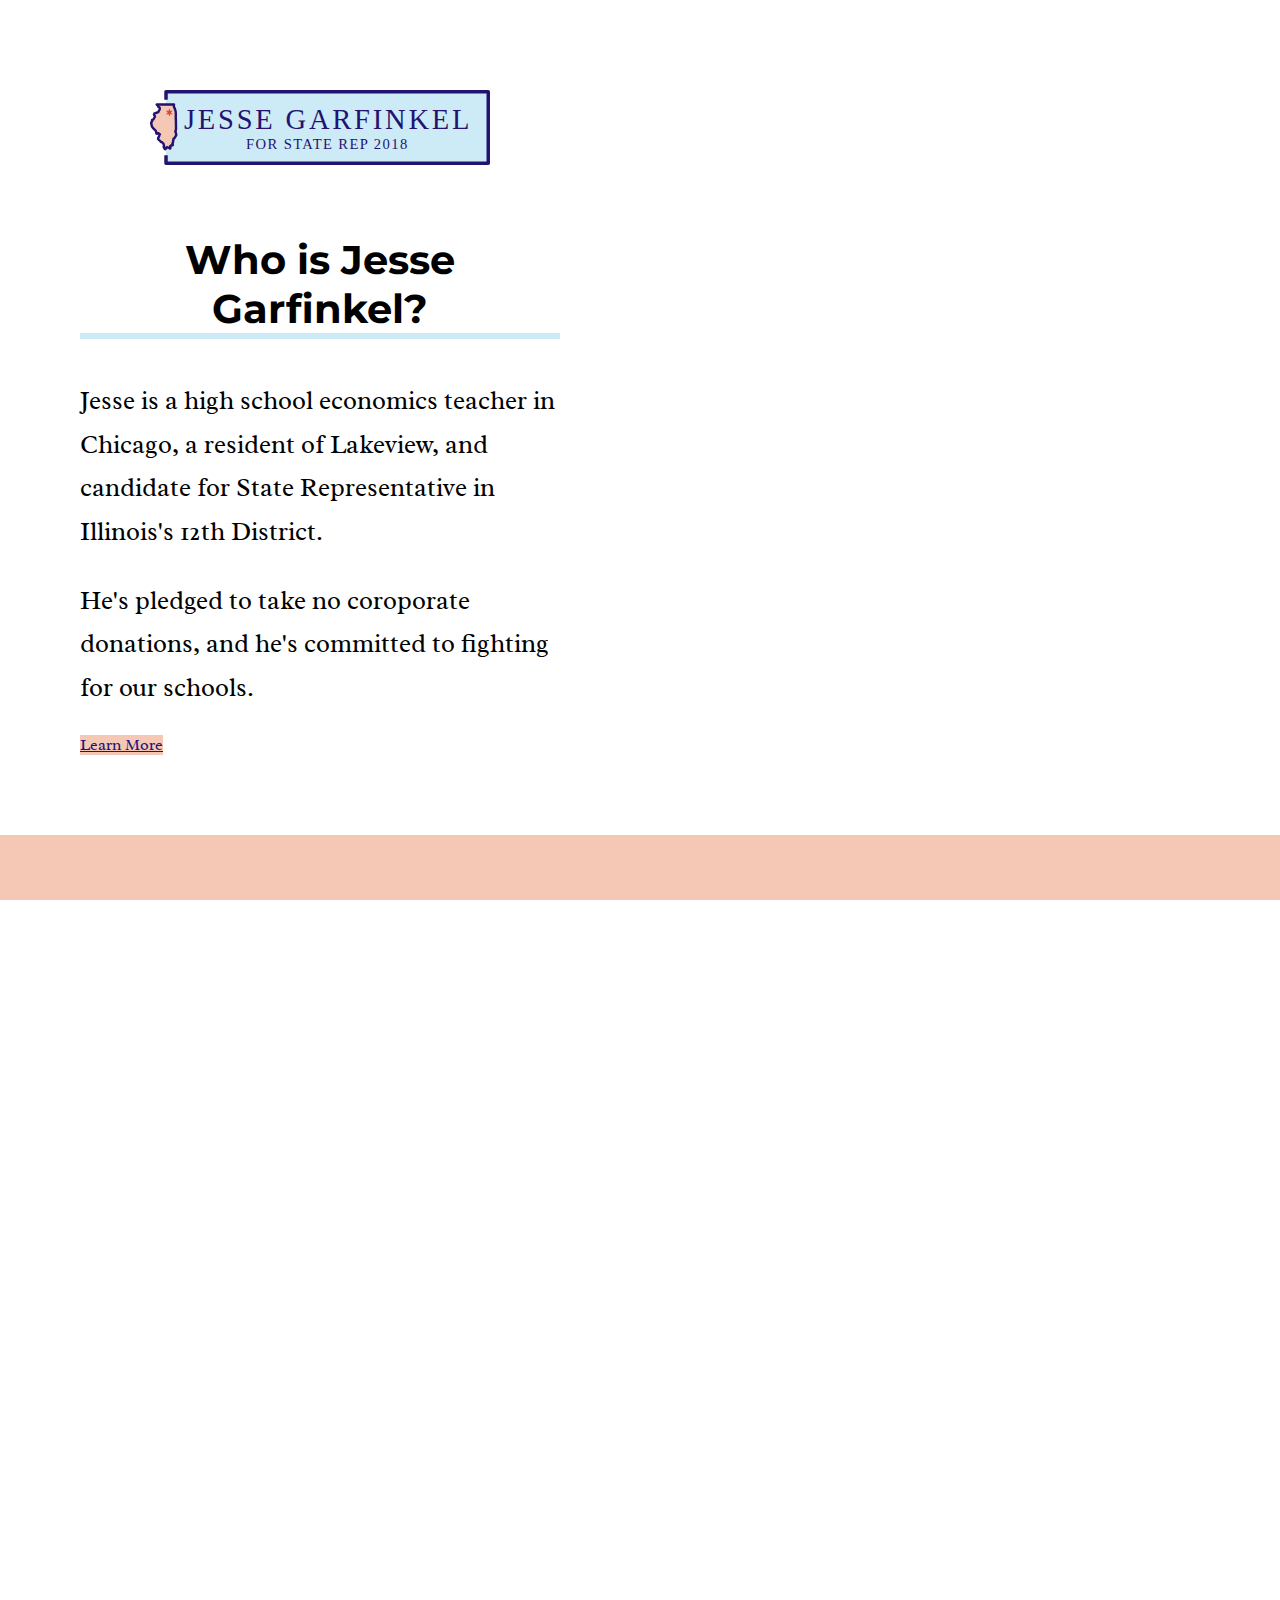
<file: background_photo1.html>
<html>
  <head>
    <meta name="viewport" content="width=device-width; initial-scale=1; maximum-scale=1">
    <link href="https://fonts.googleapis.com/css?family=Radley" rel="stylesheet">
    <link href="https://fonts.googleapis.com/css?family=Montserrat:400,700" rel="stylesheet">
    <link href="style/base.css" rel="stylesheet">
    <link href="style/color.css" rel="stylesheet">
    <link href="style/type.css" rel="stylesheet">
    <link href="style/section.css" rel="stylesheet">
    <link href="style/img.css" rel="stylesheet">
    <link href="style/style.css" rel="stylesheet">
    <script src="https://code.jquery.com/jquery-3.1.1.min.js"
            integrity="sha256-hVVnYaiADRTO2PzUGmuLJr8BLUSjGIZsDYGmIJLv2b8="
            crossorigin="anonymous"></script>
  </head>
  <body>
    <div id="main-column">
      <div class="section outer">
        <div id="who-is-jesse" class="section inner with_subsections">
          <div class="subsection">
            <div id="header-logo-wrapper">
              <img src="images/Garfinkel2018_withbyline.svg" id="logo" />
            </div>
            <h1 id="title">Who is Jesse Garfinkel?</h1>
            <p class="subhead">Jesse is a high school economics teacher in Chicago, a resident of Lakeview, and candidate for State Representative in Illinois's 12th District.</p>
            <p class="subhead">
              He's pledged to take no coroporate donations, and he's committed to fighting for our schools.
            </p>
            <div class="button-wrapper">
              <a id="learn-more" class="scrollLink c-palepink button" data-destination="#why-is-he-running">
                Learn More
              </a>
            </div>
          </div>
          <div class="subsection" id="harbor-photo">
          </div>
        </div>
      </div>
      <div class="section outer c-palepink">
        <div id="why-is-he-running" class="section inner full_width">
          <!-- <div class="portrait-wrapper"> -->
            <!-- <img src="images/portrait-cropped.jpg" class="portrait"> -->
          <!-- </div> -->
          <h2>Why is Jesse running for state rep?</h2>
          <p>Jesse’s students used to have access to after-school programs. Then the Rauner budget disaster ended funding for those programs.</p>
          <p>These senseless budget cuts drove Jesse to take action. He's running for State Rep because our schools and social services deserve funding and fair treatment.</p>
        </div>
      </div>
      <div class="section outer">
        <div id="what-is-the-platform" class="section inner with_subsections">
          <div class="subsection">
            <h2>What is Jesse’s platform?</h2>
            <p>The heart of Jesse’s platform is funding our schools and fixing our politics.</p>
            <p>Jesse is fighting to take special-interest money out of Springfield. He's starting with his own campaign, which won't accept any corporate donations.</p>
          </div>
          <div class="subsection platform">
            <div>
              <div>
                <img src="images/il-white.svg" id="logo" height="25" width="30" class="logo_decorator" />
              </div>
              <a id="platform" href="#">Read our platform here.</a>
              <div>
                <img src="images/il-white.svg" id="logo" height="25" width="30" class="logo_decorator" />
              </div>
            </div>
          </div>
        </div>
      </div>
      <div class="section outer c-palepink">
        <div id="sounds-interesting" class="section inner full_width">
          <h2>Sounds interesting, but I'm not sure yet.</h2>
          <p>Jesse is running a grass-roots campaign. If you live in the district and have ideas you want to share with the campaign, <a href="#" style="text-decoration: underline;">reach out to Jesse and set up a meeting.</a></p>
        </div>
      </div>
      <div class="section outer">
        <div id="donate" class="section inner full_width">
          <h2>I'm in. I want to help fund this campaign.</h2>
          <div class="button-wrapper">
            <a href="https://secure.actblue.com/contribute/page/friends-of-jesse-garfield-1"
               class="button c-paleblue">
              Donate via ActBlue.
            </a>
          </div>
          <div class="button-wrapper">
            <a href="https://venmo.com/Jesse-Garfinkel-1"
               class="button c-paleblue">
              Donate via Venmo.
            </a>
          </div>
          <br/>
        </div>
      </div>
      <!-- <div class="section outer c-palepink">
        <div id="up-to-date" class="section inner full_width">
          <h2>Stay up to date.</h2>
          <div class="fb-page" data-href="https://www.facebook.com/ACLUofIllinois/" data-tabs="timeline" data-small-header="false" data-adapt-container-width="true" data-hide-cover="false" data-show-facepile="true"><blockquote cite="https://www.facebook.com/ACLUofIllinois/" class="fb-xfbml-parse-ignore"><a href="https://www.facebook.com/ACLUofIllinois/">ACLU of Illinois</a></blockquote></div>
        </div>
      </div> -->
      <div class="section outer c-palepink">
        <div id="district-map" class="section inner with_subsections">
          <div class="subsection">
            <h2>Am I in Jesse's district?</h2>
            <p>You're in Jesse's district if you live in the
              <a href="https://www.google.com/maps/d/u/0/viewer?mid=1g4GcUoUk9gcYd5ZNHdW3gOFTdAk&ll=41.93749466347226%2C-87.63419377752427&z=13"
                 target="_blank"
            >yellow district on this map.</a>
            </p>
            <!-- <img src="images/state-rep-map.png" style="border: 6px solid #ccc;"> -->
          </div>
          <div class="subsection">
            <h2 id="when-is-e-day">When do I get to vote for Jesse?</h2>
            <p style="margin-top: 40px;"><strong style="font-family: 'Montserrat', sans-serif;">March 20, 2018.</strong></p>
            <p>Add the date to your calendar so you don't forget. And then <a href="#">tell your friends.</a></p>
          </div>
        </div>
      </div>
      <div class="section outer">
        <div class="section inner full_width footer">
          <img src="images/Garfinkel2018_withbyline.svg" id="logo" />
          <br/>
          <p class="smallprint">
            Paid for by Friends of Jesse Garfinkel. A copy of our report filed with the State Board of Elections is (or will be) available on the Board's official website, www.elections.il.gov, or for purchase from the State Board of Elections, Springfield, Illinois.
          </p>
        </div>
      </div>
    </div>
    <!-- <div id="fb-root"></div> -->
  </body>
</html>
<script>(function(d, s, id) {
  var js, fjs = d.getElementsByTagName(s)[0];
  if (d.getElementById(id)) return;
  js = d.createElement(s); js.id = id;
  js.src = "//connect.facebook.net/en_US/sdk.js#xfbml=1&version=v2.8&appId=138509909678479";
  fjs.parentNode.insertBefore(js, fjs);
}(document, 'script', 'facebook-jssdk'));</script>
<script>
$('.scrollLink').click(function(e) {
  var destinationId = $(e.target).attr('data-destination');
   $('html, body').animate({
    scrollTop: $(destinationId).offset().top
   }, 500);
});
</script>
</file>
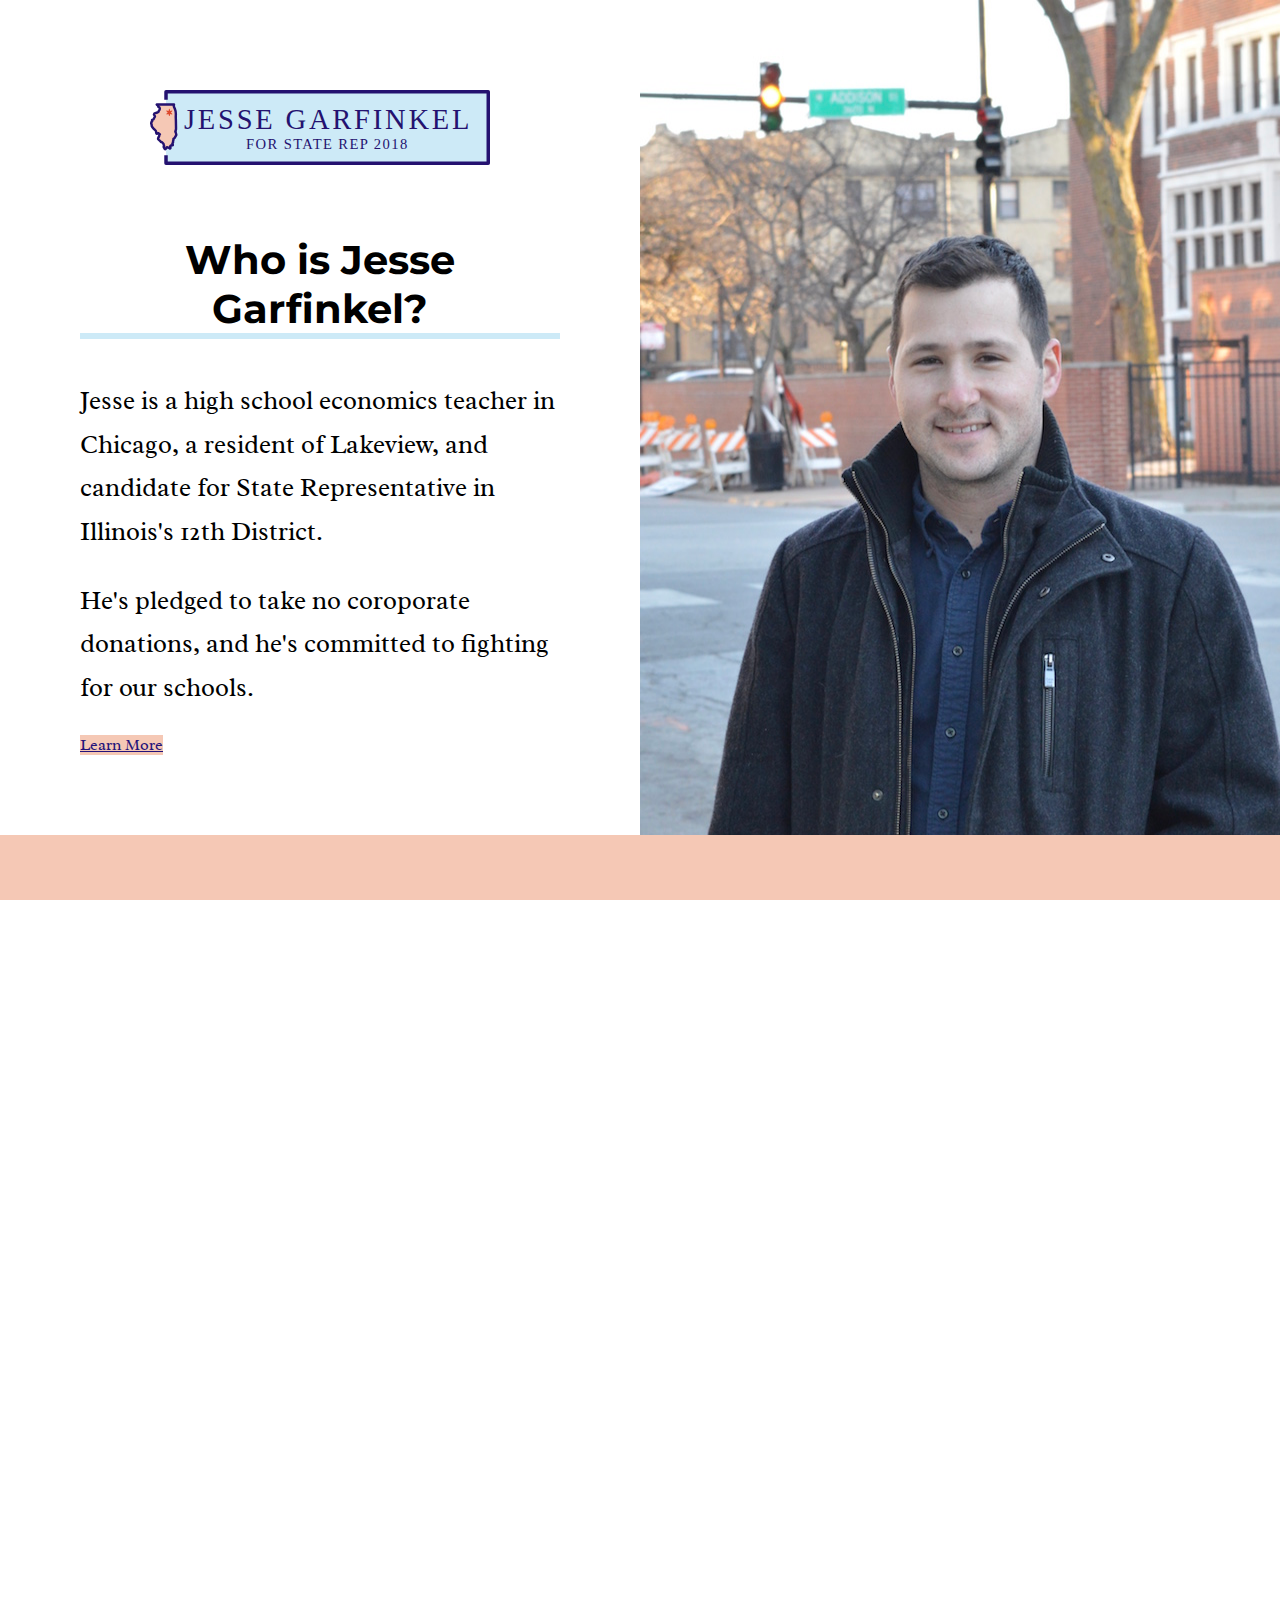
<file: background_photo2.html>
<html>
  <head>
    <meta name="viewport" content="width=device-width; initial-scale=1; maximum-scale=1">
    <link href="https://fonts.googleapis.com/css?family=Radley" rel="stylesheet">
    <link href="https://fonts.googleapis.com/css?family=Montserrat:400,700" rel="stylesheet">
    <link href="style/base.css" rel="stylesheet">
    <link href="style/color.css" rel="stylesheet">
    <link href="style/type.css" rel="stylesheet">
    <link href="style/section.css" rel="stylesheet">
    <link href="style/img.css" rel="stylesheet">
    <link href="style/style.css" rel="stylesheet">
    <script src="https://code.jquery.com/jquery-3.1.1.min.js"
            integrity="sha256-hVVnYaiADRTO2PzUGmuLJr8BLUSjGIZsDYGmIJLv2b8="
            crossorigin="anonymous"></script>
  </head>
  <body>
    <div id="main-column">
      <div class="section outer">
        <div id="who-is-jesse" class="section inner with_subsections">
          <div class="subsection">
            <div id="header-logo-wrapper">
              <img src="images/Garfinkel2018_withbyline.svg" id="logo" />
            </div>
            <h1 id="title">Who is Jesse Garfinkel?</h1>
            <p class="subhead">Jesse is a high school economics teacher in Chicago, a resident of Lakeview, and candidate for State Representative in Illinois's 12th District.</p>
            <p class="subhead">
              He's pledged to take no coroporate donations, and he's committed to fighting for our schools.
            </p>
            <div class="button-wrapper">
              <a id="learn-more" class="scrollLink c-palepink button" data-destination="#why-is-he-running">
                Learn More
              </a>
            </div>
          </div>
          <div class="subsection" id="street-photo">
          </div>
        </div>
      </div>
      <div class="section outer c-palepink">
        <div id="why-is-he-running" class="section inner full_width">
          <!-- <div class="portrait-wrapper"> -->
            <!-- <img src="images/portrait-cropped.jpg" class="portrait"> -->
          <!-- </div> -->
          <h2>Why is Jesse running for state rep?</h2>
          <p>Jesse’s students used to have access to after-school programs. Then the Rauner budget disaster ended funding for those programs.</p>
          <p>These senseless budget cuts drove Jesse to take action. He's running for State Rep because our schools and social services deserve funding and fair treatment.</p>
        </div>
      </div>
      <div class="section outer">
        <div id="what-is-the-platform" class="section inner with_subsections">
          <div class="subsection">
            <h2>What is Jesse’s platform?</h2>
            <p>The heart of Jesse’s platform is funding our schools and fixing our politics.</p>
            <p>Jesse is fighting to take special-interest money out of Springfield. He's starting with his own campaign, which won't accept any corporate donations.</p>
          </div>
          <div class="subsection platform">
            <div>
              <div>
                <img src="images/il-white.svg" id="logo" height="25" width="30" class="logo_decorator" />
              </div>
              <a id="platform" href="#">Read our platform here.</a>
              <div>
                <img src="images/il-white.svg" id="logo" height="25" width="30" class="logo_decorator" />
              </div>
            </div>
          </div>
        </div>
      </div>
      <div class="section outer c-palepink">
        <div id="sounds-interesting" class="section inner full_width">
          <h2>Sounds interesting, but I'm not sure yet.</h2>
          <p>Jesse is running a grass-roots campaign. If you live in the district and have ideas you want to share with the campaign, <a href="#" style="text-decoration: underline;">reach out to Jesse and set up a meeting.</a></p>
        </div>
      </div>
      <div class="section outer">
        <div id="donate" class="section inner full_width">
          <h2>I'm in. I want to help fund this campaign.</h2>
          <div class="button-wrapper">
            <a href="https://secure.actblue.com/contribute/page/friends-of-jesse-garfield-1"
               class="button c-paleblue">
              Donate via ActBlue.
            </a>
          </div>
          <div class="button-wrapper">
            <a href="https://venmo.com/Jesse-Garfinkel-1"
               class="button c-paleblue">
              Donate via Venmo.
            </a>
          </div>
          <br/>
        </div>
      </div>
      <!-- <div class="section outer c-palepink">
        <div id="up-to-date" class="section inner full_width">
          <h2>Stay up to date.</h2>
          <div class="fb-page" data-href="https://www.facebook.com/ACLUofIllinois/" data-tabs="timeline" data-small-header="false" data-adapt-container-width="true" data-hide-cover="false" data-show-facepile="true"><blockquote cite="https://www.facebook.com/ACLUofIllinois/" class="fb-xfbml-parse-ignore"><a href="https://www.facebook.com/ACLUofIllinois/">ACLU of Illinois</a></blockquote></div>
        </div>
      </div> -->
      <div class="section outer c-palepink">
        <div id="district-map" class="section inner with_subsections">
          <div class="subsection">
            <h2>Am I in Jesse's district?</h2>
            <p>You're in Jesse's district if you live in the
              <a href="https://www.google.com/maps/d/u/0/viewer?mid=1g4GcUoUk9gcYd5ZNHdW3gOFTdAk&ll=41.93749466347226%2C-87.63419377752427&z=13"
                 target="_blank"
            >yellow district on this map.</a>
            </p>
            <!-- <img src="images/state-rep-map.png" style="border: 6px solid #ccc;"> -->
          </div>
          <div class="subsection">
            <h2 id="when-is-e-day">When do I get to vote for Jesse?</h2>
            <p style="margin-top: 40px;"><strong style="font-family: 'Montserrat', sans-serif;">March 20, 2018.</strong></p>
            <p>Add the date to your calendar so you don't forget. And then <a href="#">tell your friends.</a></p>
          </div>
        </div>
      </div>
      <div class="section outer">
        <div class="section inner full_width footer">
          <img src="images/Garfinkel2018_withbyline.svg" id="logo" />
          <br/>
          <p class="smallprint">
            Paid for by Friends of Jesse Garfinkel. A copy of our report filed with the State Board of Elections is (or will be) available on the Board's official website, www.elections.il.gov, or for purchase from the State Board of Elections, Springfield, Illinois.
          </p>
        </div>
      </div>
    </div>
    <!-- <div id="fb-root"></div> -->
  </body>
</html>
<script>(function(d, s, id) {
  var js, fjs = d.getElementsByTagName(s)[0];
  if (d.getElementById(id)) return;
  js = d.createElement(s); js.id = id;
  js.src = "//connect.facebook.net/en_US/sdk.js#xfbml=1&version=v2.8&appId=138509909678479";
  fjs.parentNode.insertBefore(js, fjs);
}(document, 'script', 'facebook-jssdk'));</script>
<script>
$('.scrollLink').click(function(e) {
  var destinationId = $(e.target).attr('data-destination');
   $('html, body').animate({
    scrollTop: $(destinationId).offset().top
   }, 500);
});
</script>
</file>
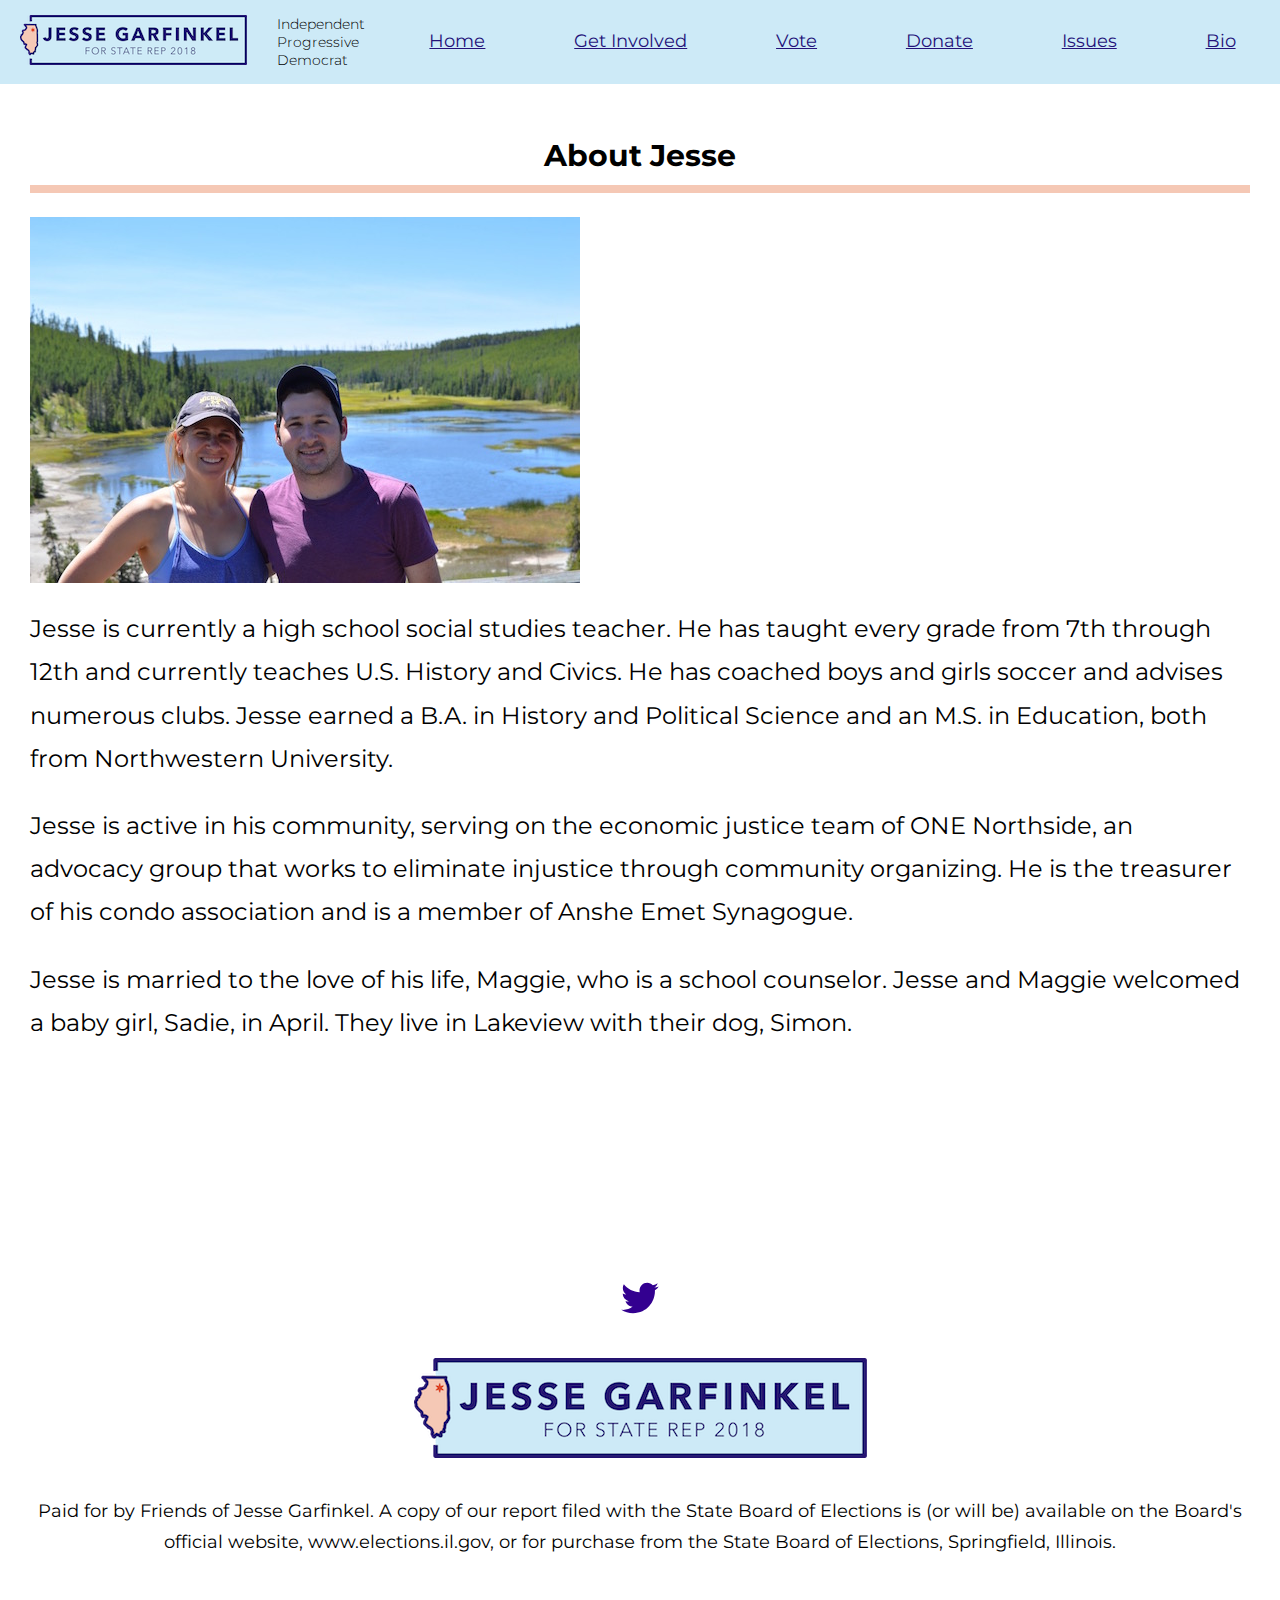
<file: bio.html>
<html>
  <head>
    <title>Jesse Garfinkel for State Rep</title>
    <meta name="viewport" content="width=device-width; initial-scale=1; maximum-scale=1">
    <link href="https://fonts.googleapis.com/css?family=Radley:400,700" rel="stylesheet">
    <link href="https://fonts.googleapis.com/css?family=Montserrat:300,400,700" rel="stylesheet">
    <link href="css/output.css" rel="stylesheet">
    <script src="https://code.jquery.com/jquery-3.1.1.min.js"
            integrity="sha256-hVVnYaiADRTO2PzUGmuLJr8BLUSjGIZsDYGmIJLv2b8="
            crossorigin="anonymous"></script>
    <!-- start Mixpanel --><script type="text/javascript">(function(e,a){if(!a.__SV){var b=window;try{var c,l,i,j=b.location,g=j.hash;c=function(a,b){return(l=a.match(RegExp(b+"=([^&]*)")))?l[1]:null};g&&c(g,"state")&&(i=JSON.parse(decodeURIComponent(c(g,"state"))),"mpeditor"===i.action&&(b.sessionStorage.setItem("_mpcehash",g),history.replaceState(i.desiredHash||"",e.title,j.pathname+j.search)))}catch(m){}var k,h;window.mixpanel=a;a._i=[];a.init=function(b,c,f){function e(b,a){var c=a.split(".");2==c.length&&(b=b[c[0]],a=c[1]);b[a]=function(){b.push([a].concat(Array.prototype.slice.call(arguments,
    0)))}}var d=a;"undefined"!==typeof f?d=a[f]=[]:f="mixpanel";d.people=d.people||[];d.toString=function(b){var a="mixpanel";"mixpanel"!==f&&(a+="."+f);b||(a+=" (stub)");return a};d.people.toString=function(){return d.toString(1)+".people (stub)"};k="disable time_event track track_pageview track_links track_forms register register_once alias unregister identify name_tag set_config reset people.set people.set_once people.increment people.append people.union people.track_charge people.clear_charges people.delete_user".split(" ");
    for(h=0;h<k.length;h++)e(d,k[h]);a._i.push([b,c,f])};a.__SV=1.2;b=e.createElement("script");b.type="text/javascript";b.async=!0;b.src="undefined"!==typeof MIXPANEL_CUSTOM_LIB_URL?MIXPANEL_CUSTOM_LIB_URL:"file:"===e.location.protocol&&"//cdn.mxpnl.com/libs/mixpanel-2-latest.min.js".match(/^\/\//)?"https://cdn.mxpnl.com/libs/mixpanel-2-latest.min.js":"//cdn.mxpnl.com/libs/mixpanel-2-latest.min.js";c=e.getElementsByTagName("script")[0];c.parentNode.insertBefore(b,c)}})(document,window.mixpanel||[]);
    mixpanel.init("d446e810f6d221ff00424d50b541fdcc");</script><!-- end Mixpanel -->
  </head>
  <body>
    <div id="navbar" class="mobile-closed">
      <div class="navbar-hamburger">
        <span></span>
        <span></span>
        <span></span>
      </div>
      <div class="navbar-item slogan-item" id="slogan-img">
        <img src="images/Garfinkel2018_logo_small.png" />
      </div>
      <div class="navbar-item slogan-item" id="slogan-txt">
        Independent <br class="responsive-slogan-break" />
        Progressive <br class="responsive-slogan-break" />
        Democrat
      </div>
      <div class="navbar-item link-item">
        <a href="index.html">Home</a>
      </div>
      <div class="navbar-item link-item">
        <a href="index.html#set-up-a-meeting">Get Involved</a>
      </div>
      <div class="navbar-item link-item">
        <a href="index.html#vote">Vote</a>
      </div>
      <div class="navbar-item link-item">
        <a href="index.html#donate">Donate</a>
      </div>
      <div class="navbar-item link-item">
        <a href="issues.html">Issues</a>
      </div>
      <div class="navbar-item link-item">
        <a href="bio.html">Bio</a>
      </div>
    </div>
    <div class="section outer c-white">
      <div class="section inner full_width">
        <h2 id="pink-underlined">About Jesse</h2>

        <img src="images/jesse-and-maggie.jpg" />

        <p>Jesse is currently a high school social studies teacher.  He has taught every grade from 7th through 12th and currently teaches U.S. History and Civics.  He has coached boys and girls soccer and advises numerous clubs.  Jesse earned a B.A. in History and Political Science and an M.S. in Education, both from Northwestern University.</p>

        <p>Jesse is active in his community, serving on the economic justice team of ONE Northside, an advocacy group that works to eliminate injustice through community organizing. He is the treasurer of his condo association and is a member of Anshe Emet Synagogue.</p>

        <p>Jesse is married to the love of his life, Maggie, who is a school counselor.  Jesse and Maggie welcomed a baby girl, Sadie, in April. They live in Lakeview with their dog, Simon.</p>
      </div>
    </div>

    <div class="section outer c-white">
      <div class="section inner full_width footer">
        <a href="https://twitter.com/jessegarfinkel">
          <img src="images/Twitter_Logo_White_On_Image.svg" />
        </a>
        <div class="logo-img"></div>
        <br/>
        <p class="smallprint">
          Paid for by Friends of Jesse Garfinkel. A copy of our report filed with the State Board of Elections is (or will be) available on the Board's official website, www.elections.il.gov, or for purchase from the State Board of Elections, Springfield, Illinois.
        </p>
      </div>
    </div>

    <!-- <div id="fb-root"></div> -->
  </body>
</html>
<script>(function(d, s, id) {
  var js, fjs = d.getElementsByTagName(s)[0];
  if (d.getElementById(id)) return;
  js = d.createElement(s); js.id = id;
  js.src = "//connect.facebook.net/en_US/sdk.js#xfbml=1&version=v2.8&appId=138509909678479";
  fjs.parentNode.insertBefore(js, fjs);
}(document, 'script', 'facebook-jssdk'));</script>
<script>(function(d, s, id) {
  var js, fjs = d.getElementsByTagName(s)[0];
  if (d.getElementById(id)) return;
  js = d.createElement(s); js.id = id;
  js.src = "//connect.facebook.net/en_US/sdk.js#xfbml=1&version=v2.8&appId=138509909678479";
  fjs.parentNode.insertBefore(js, fjs);
}(document, 'script', 'facebook-jssdk'));</script>
<script>

$('.toggle-issue').click(function (e) {
  var destinationId = $(e.target).attr('data-issue');

  var targetEl = $(e.target)

  if (targetEl.hasClass('issue_closed')) {
    $(e.target).removeClass('issue_closed');
    $(e.target).addClass('issue_open');
    $('#' + destinationId).addClass('toggled_open');
  } else {
    $(e.target).removeClass('issue_open');
    $(e.target).addClass('issue_closed');
    $('#' + destinationId).removeClass('toggled_open');
  }

});

$('.navbar-hamburger').click(function (e) {
  var targetEl = $('#navbar');

  if (targetEl.hasClass('mobile-closed')) {
    $(targetEl).removeClass('mobile-closed');
    $(targetEl).addClass('mobile-open');
  } else {
    $(targetEl).removeClass('mobile-open');
    $(targetEl).addClass('mobile-closed');
  }

});

$('.navbar-item.navbar-item').click(function (e) {
  var targetEl = $('#navbar');

  if (targetEl.hasClass('mobile-open')) {
    $(targetEl).removeClass('mobile-open');
    $(targetEl).addClass('mobile-closed');
  }
});

$('.issues-navlink').click(function (e) {
  e.preventDefault();
  var destinationId = $(e.target).attr('data-destination');
  var destination = $('[data-issue="' + destinationId + '"]');

  $('html, body').animate({
    scrollTop: destination.offset().top - 60
  }, 1000);
});
</script>
<script>
  mixpanel.track("VISIT_BIO_PAGE");
</script>
</file>
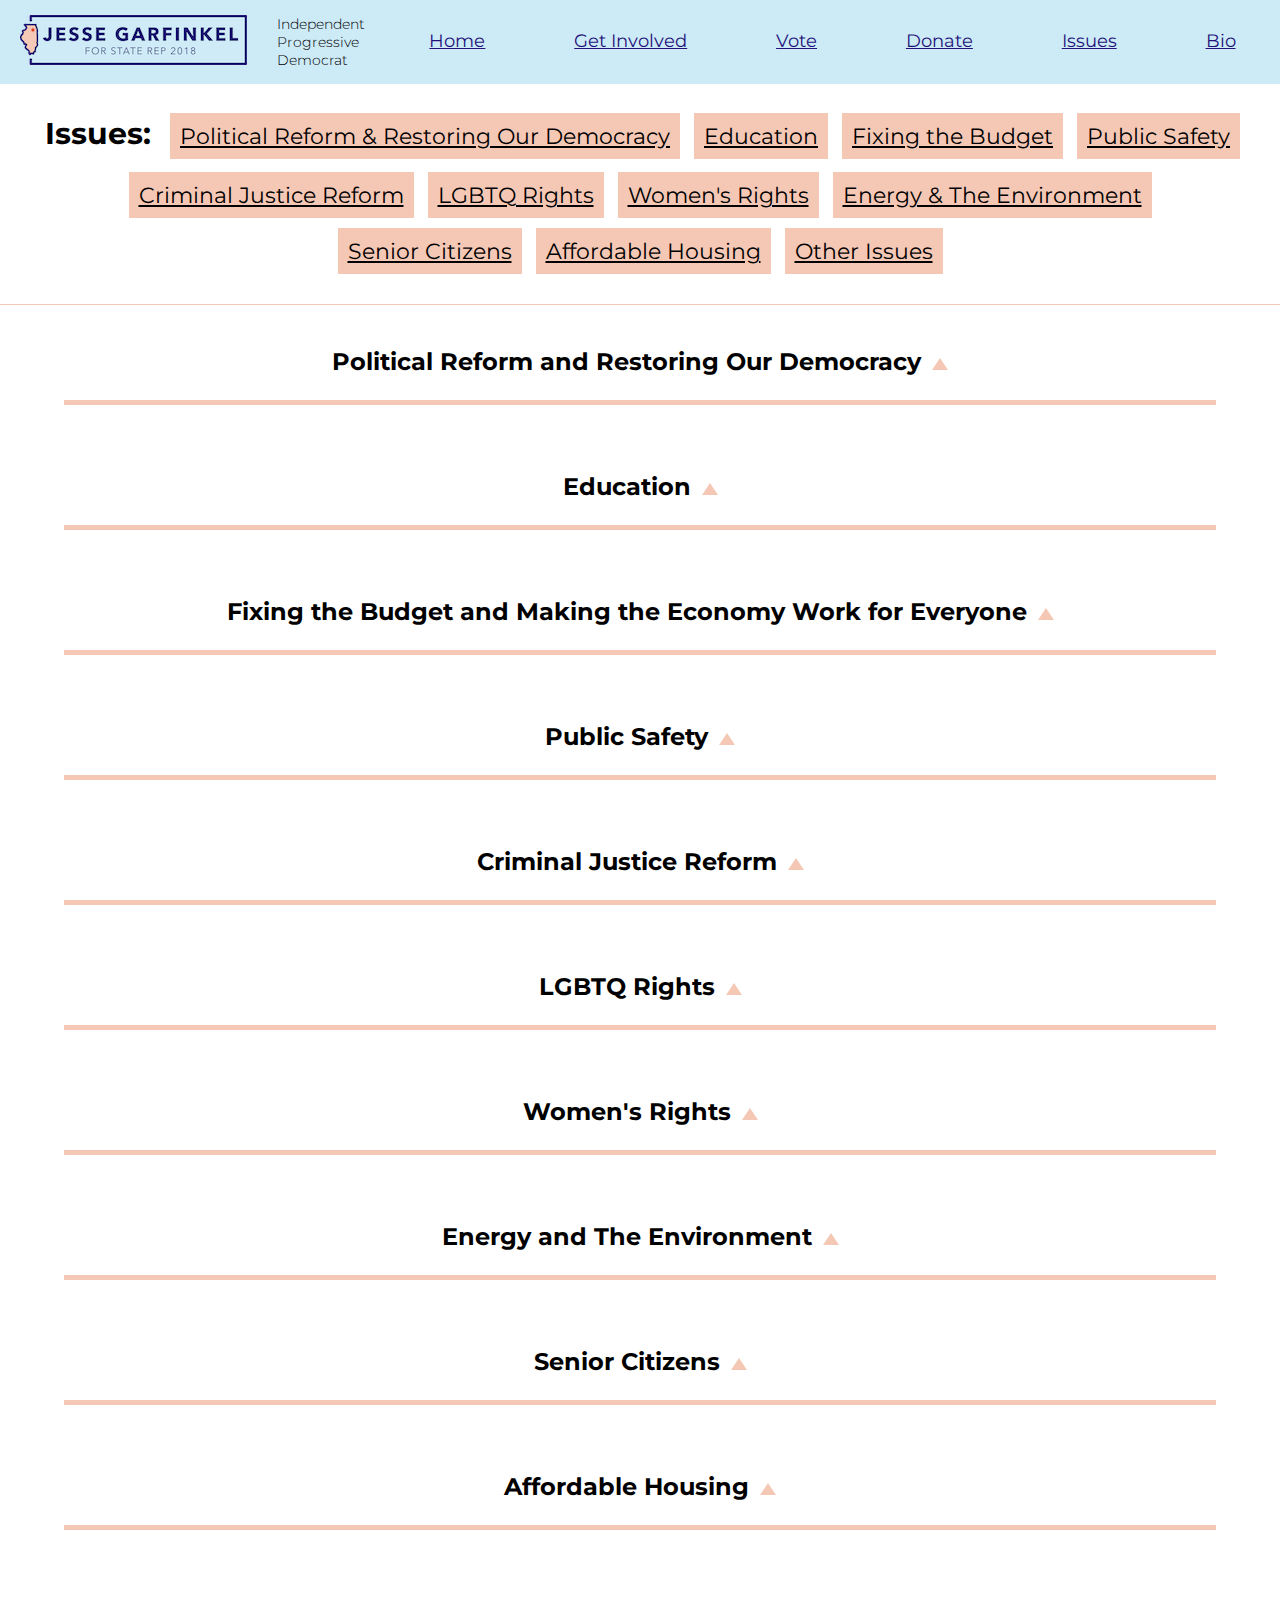
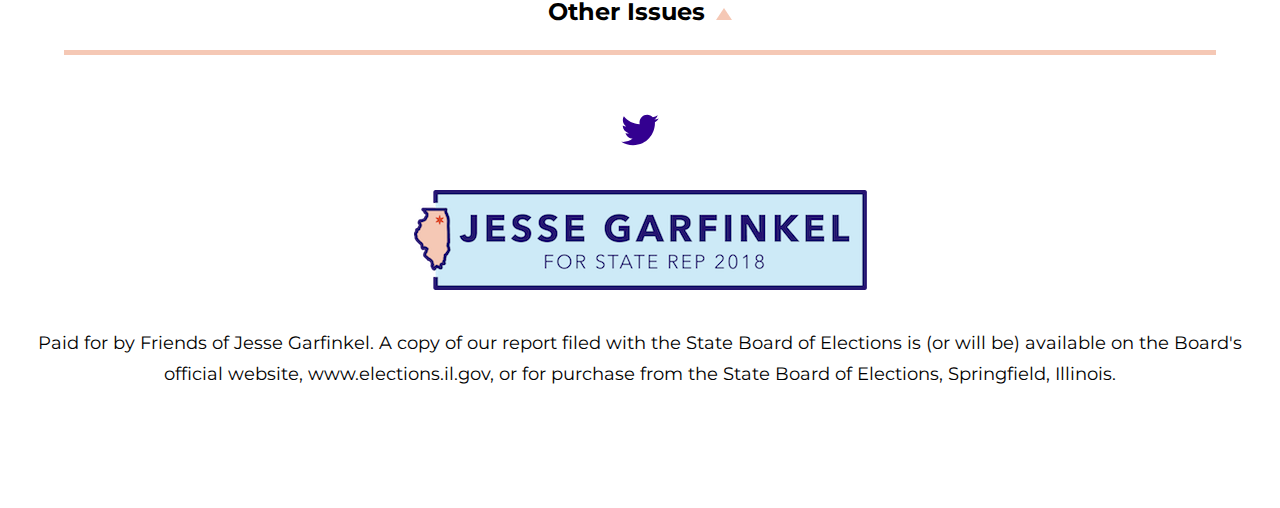
<file: issues.html>
<html>
  <head>
    <title>Jesse Garfinkel for State Rep</title>
    <meta name="viewport" content="width=device-width; initial-scale=1; maximum-scale=1">
    <link href="https://fonts.googleapis.com/css?family=Radley:400,700" rel="stylesheet">
    <link href="https://fonts.googleapis.com/css?family=Montserrat:300,400,700" rel="stylesheet">
    <link href="css/output.css" rel="stylesheet">
    <script src="https://code.jquery.com/jquery-3.1.1.min.js"
            integrity="sha256-hVVnYaiADRTO2PzUGmuLJr8BLUSjGIZsDYGmIJLv2b8="
            crossorigin="anonymous"></script>
    <!-- start Mixpanel --><script type="text/javascript">(function(e,a){if(!a.__SV){var b=window;try{var c,l,i,j=b.location,g=j.hash;c=function(a,b){return(l=a.match(RegExp(b+"=([^&]*)")))?l[1]:null};g&&c(g,"state")&&(i=JSON.parse(decodeURIComponent(c(g,"state"))),"mpeditor"===i.action&&(b.sessionStorage.setItem("_mpcehash",g),history.replaceState(i.desiredHash||"",e.title,j.pathname+j.search)))}catch(m){}var k,h;window.mixpanel=a;a._i=[];a.init=function(b,c,f){function e(b,a){var c=a.split(".");2==c.length&&(b=b[c[0]],a=c[1]);b[a]=function(){b.push([a].concat(Array.prototype.slice.call(arguments,
    0)))}}var d=a;"undefined"!==typeof f?d=a[f]=[]:f="mixpanel";d.people=d.people||[];d.toString=function(b){var a="mixpanel";"mixpanel"!==f&&(a+="."+f);b||(a+=" (stub)");return a};d.people.toString=function(){return d.toString(1)+".people (stub)"};k="disable time_event track track_pageview track_links track_forms register register_once alias unregister identify name_tag set_config reset people.set people.set_once people.increment people.append people.union people.track_charge people.clear_charges people.delete_user".split(" ");
    for(h=0;h<k.length;h++)e(d,k[h]);a._i.push([b,c,f])};a.__SV=1.2;b=e.createElement("script");b.type="text/javascript";b.async=!0;b.src="undefined"!==typeof MIXPANEL_CUSTOM_LIB_URL?MIXPANEL_CUSTOM_LIB_URL:"file:"===e.location.protocol&&"//cdn.mxpnl.com/libs/mixpanel-2-latest.min.js".match(/^\/\//)?"https://cdn.mxpnl.com/libs/mixpanel-2-latest.min.js":"//cdn.mxpnl.com/libs/mixpanel-2-latest.min.js";c=e.getElementsByTagName("script")[0];c.parentNode.insertBefore(b,c)}})(document,window.mixpanel||[]);
    mixpanel.init("d446e810f6d221ff00424d50b541fdcc");</script><!-- end Mixpanel -->
  </head>
  <body>
    <div id="navbar" class="mobile-closed">
      <div class="navbar-hamburger">
        <span></span>
        <span></span>
        <span></span>
      </div>
      <div class="navbar-item slogan-item" id="slogan-img">
        <img src="images/Garfinkel2018_logo_small.png" />
      </div>
      <div class="navbar-item slogan-item" id="slogan-txt">
        Independent <br class="responsive-slogan-break" />
        Progressive <br class="responsive-slogan-break" />
        Democrat
      </div>
      <div class="navbar-item link-item">
        <a href="index.html">Home</a>
      </div>
      <div class="navbar-item link-item">
        <a href="index.html#set-up-a-meeting">Get Involved</a>
      </div>
      <div class="navbar-item link-item">
        <a href="index.html#vote">Vote</a>
      </div>
      <div class="navbar-item link-item">
        <a href="index.html#donate">Donate</a>
      </div>
      <div class="navbar-item link-item">
        <a href="issues.html">Issues</a>
      </div>
      <div class="navbar-item link-item">
        <a href="bio.html">Bio</a>
      </div>
    </div>
    <div id="issues-nav" class="section outer">
      <div class="section inner full_width wide">
        <span id="issues-title">Issues:</span>

        <a class="issues-navlink" data-destination="political-reform">Political Reform & Restoring Our Democracy</a>
        <a class="issues-navlink" data-destination="education">Education</a>
        <a class="issues-navlink" data-destination="economy">Fixing the Budget</a>
        <a class="issues-navlink" data-destination="safety">Public Safety</a>
        <a class="issues-navlink" data-destination="justice">Criminal Justice Reform</a>
        <a class="issues-navlink" data-destination="lgbtq">LGBTQ Rights</a>
        <a class="issues-navlink" data-destination="womens-rights">Women's Rights</a>
        <a class="issues-navlink" data-destination="energy">Energy & The Environment</a>
        <a class="issues-navlink" data-destination="seniors">Senior Citizens</a>
        <a class="issues-navlink" data-destination="housing">Affordable Housing</a>
        <a class="issues-navlink" data-destination="other-issues">Other Issues</a>
      </div>
    </div>
    <div id="platform" class="section outer">
      <div class="section inner full_width wide">
        <h3 class="toggle-issue issue_closed" data-issue="political-reform">
          Political Reform and Restoring Our Democracy
        </h3>
        <div class="issue_details" id="political-reform">
          <p>It's no secret that Illinois has experienced demoralizing political corruption for generations.  We need to reform the system which keeps producing the same negative results and begin to restore our democracy. We simply cannot afford to wait for this change as millions of Illinois families continue to suffer due to longstanding political stagnation. There are many reforms that can be implemented right away to ameliorate this political blight.</p>
          <div class="subheader toggle-issue issue_closed" data-issue="campaign-finance-reform">Campaign Finance Reform</div>
          <div class="issue_details" id="campaign-finance-reform">
            <p>Perhaps the number one issue facing state and national politics is a broken campaign finance system that prioritizes money over people.  In recognition of this disturbing reality, my campaign has committed to taking no corporate or special interest money. We need to restore integrity in government and bring regular people into the political process again. We must make YOUR voice matter, not just that of Springfield insiders and special interests.</p>
            <p>This alone is not enough- we must fundamentally change the political system.  Even given the Supreme Court’s ruling in the Citizens United case, we can still effect major change at the state level through small-donor funded elections. <a href="https://www.ced.org/blog/entry/new-york-city-partial-public-matching-program-a-model-of-successful-campaig" target="_blank">New York City’s Partial-Public Matching Program</a> is a reform model that Illinois should embrace.  Such a program would reduce conflicts of interest and return power to where it belongs: with the people, and not moneyed interests.</p>
          </div>
          <div class="subheader toggle-issue issue_closed" data-issue="ranked-choice">
            Ranked Choice Voting
          </div>
          <div class="issue_details" id="ranked-choice">
            <p><a href="https://www.youtube.com/watch?v=3Y3jE3B8HsE" target="_blank">Ranked Choice Voting</a>, which was recently approved by voters in Maine, has the potential to transform politics in many positive ways.  RCV has been shown to increase <a href="http://www.fairvote.org/the_impact_of_ranked_choice_voting_on_representation">minority representation</a>, make elections more civil, and allow third parties a greater chance to compete.  Most of all, it would give you more choices, allowing you to select the candidate who best matches your views without "wasting" your vote or helping your least favorite candidate.</p>
          </div>
          <div class="subheader toggle-issue issue_closed" data-issue="gerrymandering">
            Ending Gerrymandering
          </div>
            <div class="issue_details" id="gerrymandering">
            <p>We need to end gerrymandering, which creates unequal and unfair representation at all levels of government.  Sadly, Illinois is a particularly notorious offender when it comes to drawing our districts along political lines.  Our districts should be drawn by an independent commission so that voters pick their lawmakers, not the other way around.</p>
            <p>Some have suggested that Illinois should not end its practice of gerrymandering, which helps Democrats in state, because Republicans in other states do the same thing.  However, there is a potential solution to this problem in the form of <a href="https://www.washingtonpost.com/opinions/maryland-cant-act-alone-to-end-gerrymandering/2016/03/25/ccc27542-e61d-11e5-bc08-3e03a5b41910_story.html?utm_term=.e689566cbaec" target="_blank">interstate compacts against unfair districting</a>.  Illinois can lead by example, joining with other states, and starting the process of ending this heinous practice.</p>
          </div>
          <div class="subheader toggle-issue issue_closed" data-issue="other-measures">Increasing Political Participation
          </div>
          <div class="issue_details" id="other-measures">
            <p>We should do everything we can to ensure that all citizens can participate in the political process as both voters and candidates. Potential reforms to achieve this goal include making election day a statewide holiday, automatic voter registration, simplifying the state’s arcane ballot access rules and moving the date of primary elections from March to June, in order to allow candidates to share their message during warmer weather months.</p>
          </div>
        </div>
        <h3 class="toggle-issue issue_closed" data-issue="education">
          Education
        </h3>
        <div class="issue_details" id="education">
          <p>My education platform is based on the idea that Illinois should have the best school system in the nation.  Every day, I see the amazing potential and promise of Chicago students, and it makes me both furious and heartbroken to see their futures compromised by political bickering. As a teacher in Chicago, I have firsthand knowledge of the challenges and potential solutions to improve our schools.</p>
          <div class="subheader toggle-issue issue_closed" data-issue="fair-funding">
            Fair Funding for Chicago’s Schools
          </div>
          <div class="issue_details" id="fair-funding">
            <p>Chicago students and taxpayers alike are victimized by the state’s current funding formula.  Chicago currently serves about 20% of the state’s students, but receives only 15% of total state education dollars.  It is unconscionable that our state representatives have allowed this to happen.  We need to fundamentally reform the state’s school funding formula to ensure Chicago receives equitable funding including state support for the Chicago Teachers Pension Fund.</p>
          </div>
          <div class="subheader toggle-issue issue_closed" data-issue="early-childhood">  Expanding Early Childhood Education
          </div>
          <div class="issue_details" id="early-childhood">
            <p>Early childhood education is widely known to improve students’ emotional development and future academic success.  Every family in Illinois should have access to high quality early childhood education.  The state should increase funding for Pre-K education to reduce class sizes and attract high quality educators to nurture our youngest minds. This is one investment that is an easy call, the benefits of which will be fully realized as students transition into the K-12 public school system.</p>
          </div>
          <div class="subheader toggle-issue issue_closed" data-issue="social-and-emotional">
            Social and Emotional Support for Our Students
          </div>
          <div class="issue_details" id="social-and-emotional">
            <p>Many Chicago students face unimaginable hardships at home but still show up to school every day; they are perhaps my greatest inspiration.  We need to ensure that every student has access to high quality social and emotional support.  <a href="https://www.schoolcounselor.org/asca/media/asca/Careers-Roles/Effectiveness.pdf" target="_blank">Access to counselors and social workers improves students’ emotional well being as well as academic performance</a>.  Every school should possess the financial means to hire a full time counselor and social worker.</p>
          </div>
          <div class="subheader toggle-issue issue_closed" data-issue="teacher-recruitment">
            Recruiting the Best Teachers Possible
          </div>
          <div class="issue_details" id="teacher-recruitment">
            <p>A good teacher can truly transform lives. Chicago has an opportunity to lead the nation in cultivating and compensating teachers.  Tuition for education preparation programs for future teachers should be completely tax deductible to ensure becoming a well-trained teacher is affordable.</p>
          </div>
          <div class="subheader toggle-issue issue_closed" data-issue="neighborhood-schools">
            Strengthening Neighborhood Schools
          </div>
          <div class="issue_details" id="neighborhood-schools">
            <p>Our district is home to some of the finest elementary schools in the state.  These schools need to be able to function without a fear of crippling funding shortages and yearly labor disputes.  Our schools need dedicated funding streams without interference from local or state politicians.  I support an elected school board for Chicago to make certain that educational experts and voters dictate school policy, not politicians.</p>
          </div>
          <div class="subheader toggle-issue issue_closed" data-issue="charter-schools">
            Charter Schools
          </div>
          <div class="issue_details" id="charter-schools">
            <p>Charter schools can play a positive role in our education system by innovating and pioneering new models of learning and teaching.  Many charters do this and serve low-income students admirably.  That said, charters should not serve to exert downward pressure on teacher wages and benefits.</p>
            <p>Given that they possess greater flexibility than traditional schools, charters should be held to higher proficiency and growth standards than other public schools.  In addition, if a locality deems it appropriate to shut down a failing charter school, it should have wide leeway to do so without interference from the state.</p>
          </div>
        </div>
        <h3 class="toggle-issue issue_closed" data-issue="economy">
          Fixing the Budget and Making the Economy Work for Everyone
        </h3>
        <div class="issue_details" id="economy">
          <p>Illinois’s ongoing budget crisis is an embarrassment to our citizens, and current members of our legislature should be ashamed.  Even worse, many of the most vulnerable members of society, including our children, have been needlessly harmed by political grandstanding.  I support the following reforms to fix this situation as quickly as possible.</p>
          <br/>
          <div class="subheader toggle-issue issue_closed" data-issue="fair-tax-code">   Creating a Fair Tax Code
          </div>
          <div class="issue_details" id="fair-tax-code">
            <p>According to the nonpartisan Institute for Taxation and Economic Policy, <a href="http://www.itep.org/whopays/states/illinois.php" target="_blank">Illinois has the 5th most regressive taxation system in the country</a>.  This is primarily due to our high sales tax and low, flat rate income tax. I will fight for the creation of a progressive income tax to restore fairness to our tax code.  This change will ensure that the wealthy pay their fair share, and allow us to raise much needed revenue to balance our budget without hurting lower income individuals.</p>
            <p>Illinois also needs to close myriad corporate tax loopholes, which cost the state upwards of $2 billion annually.  Many of these loopholes, such as the <a href="http://blogs.chicagotribune.com/news_columnists_ezorn/2007/09/just-what-are-t.html" target="_blank">continental shelf exemption</a>, provide no demonstrable economic benefit to the state, but exist as political gifts from dependent lawmakers.  Eliminating these loopholes will save the state money and ensure that all businesses are treated fairly in Illinois.</p>
          </div>
          <div class="subheader toggle-issue issue_closed" data-issue="investments-for-future">
            Making investments for our future
          </div>
          <div class="issue_details" id="investments-for-future">
            <p>There are numerous areas where we can make investments in our future and ensure that our economy works for all Illinois residents.  Infrastructure improvements are vitally important to quality of life and public safety measures that would also help short-term employment in the state.  I support expanding the <a href="https://www.illinois.gov/dceo/ExpandRelocate/Incentives/taxassistance/Pages/EnterpriseZone.aspx" target="_blank">Illinois Enterprise Zone Program</a>, which provides regulatory relief and tax incentives to help revitalize communities with high levels of persistent poverty.</p>
          </div>
          <div class="subheader toggle-issue issue_closed" data-issue="minimum-wage">
            Raising the Minimum Wage
          </div>
          <div class="issue_details" id="minimum-wage">
            <p>I ardently support the passage of a living wage law to ensure that every full time worker in our state can afford basic necessities.  Such a law should be tailored to the price levels of the community in which a person lives so as to not adversely affect employment levels.  In addition, the living wage should be indexed to inflation and automatically adjusted each year.</p>
          </div>
          <div class="subheader toggle-issue issue_closed" data-issue="pension-reform">
            Pension Reform
          </div>
          <div class="issue_details" id="pension-reform">
            <p>Anyone who serves the public should be commended for their service and properly compensated.  Unfortunately, our representatives made overly generous pension promises and failed to fully fund our pension funds for years, putting the state on the brink of insolvency.  We can no longer continue to kick the can down the road.  I support working with all stakeholders to find a permanent and sustainable solution to our pension crisis.</p>
          </div>
        </div>
        <h3 class="toggle-issue issue_closed" data-issue="safety">
          Public Safety
        </h3>
        <div class="issue_details" id="safety">
          <p>We all suffer when there is violence and crime anywhere in Chicago.  People outside of Chicago do not see differences between violence on the south side and the north side.  Frankly, neither should we. The current violence ravaging Chicago is a public health crisis of extraordinary proportions.  In the past year alone, multiple students at my school have been shot.  It is unconscionable that our state government has not taken stronger action to address this problem.  The cuts to social services during the budget crisis have even contributed to a rise in crime in our district, as <a href="https://www.dnainfo.com/chicago/20160823/lakeview/lakeview-crime-sees-steep-increase-but-is-it-worse-than-10-years-ago" target="_blank">property crime in Lakeview is on the rise</a>. In addition to improving our education system and implementing economic revitalization measures to attack the root causes of crime, there are public safety measures we must take to improve public safety.</p>
          <div class="subheader toggle-issue issue_closed" data-issue="community-policing">
            Community Policing
          </div>
          <div class="issue_details" id="community-policing">
            <p>Experts in law enforcement have extolled the virtue of community policing for years.  Police are most effective when they have the support of the communities in which they work.  We need police forces at all levels that understand and reflect the diversity of the neighborhoods in which they serve.  The state should support all local efforts to promote community policing by adequately funding these programs.</p>
          </div>
          <div class="subheader toggle-issue issue_closed" data-issue="gun-control">
            Stronger Gun Control and Gun Safety Measures
          </div>
          <div class="issue_details" id="gun-control">
            <p>I fully support Illinois’s current gun control measures, including universal background checks and mandatory waiting periods. We should serve as a model for the nation on gun safety by giving local law enforcement broader discretion to deny concealed weapons permits and regulate gun dealers.</p>
          </div>
          <div class="subheader toggle-issue issue_closed" data-issue="gun-crime-penalties">
            Increasing Penalties for Gun Crimes
          </div>
          <div class="issue_details" id="gun-crime-penalties">
            <p><a href="http://www.nber.org/digest/oct98/w6484.html" target="_blank">Many studies have shown that increasing penalties for crimes committed with guns can reduce violent crime</a>.  While I fully support efforts to reduce our prison population, we need to ensure that those who have committed crimes with guns do not continue to terrorize our communities.</p>
          </div>
        </div>
        <h3 class="toggle-issue issue_closed" data-issue="justice">
          Criminal Justice Reform
        </h3>
        <div class="issue_details" id="justice">
          <p>With a prison population approaching 49,000 people and rampant racial and social inequalities present in sentencing, Illinois needs to take bold steps to reform our criminal justice system.  While I support the Illinois State Commission on Criminal Justice and Sentencing Reform’s goal of reducing the prison population 25% by 2025, there is much more we can do now to ensure all Illinois residents are treated equally under the law.</p>

          <div class="subheader toggle-issue issue_closed" data-issue="racial-equity">
            Racial equality in sentencing
          </div>
          <div class="issue_details" id="racial-equity">
            <p><a href="https://www.aclu.org/sites/default/files/assets/141027_iachr_racial_disparities_aclu_submission_0.pdf" target="_blank">Just three years ago, the ACLU found that in Illinois, non-violent Black offenders are sentenced to life in prison without parole at a 33-1 ratio as compared to similar white offenders</a>.  This is just one example of an unconscionable racial disparity that threatens the integrity of our entire judicial system.  We need to work to ensure that race is not a factor in sentencing and hold judges accountable who do not follow this principle.</p>
          </div>

          <div class="subheader toggle-issue issue_closed" data-issue="smart-on-crime">
            Getting Smart on Crime to Reduce Recidivism
          </div>
          <div class="issue_details" id="smart-on-crime">
            <p>It’s easy for a politician to say that we should get “tough on crime.”  Instead of sound bites, we need solutions that stop recidivism and ultimately improve crime rates more than traditional punishments.  We should move to decriminalize low-level drug usage and instead redirect people from prisons to drug treatment programs. A rehabilitative approach will address the root causes of addiction and crime, and break the cycle of incarceration that destroys families and costs taxpayers millions each year.</p>
          </div>

          <div class="subheader toggle-issue issue_closed" data-issue="accountability">
            Police Accountability
          </div>
          <div class="issue_details" id="accountability">
            <p>The overwhelming majority of police officers serve bravely and admirably, and we must make sure that good officers can report malfeasance without the fear of retaliation. In addition, we need to fund and require body cameras for law enforcement officers to ensure that all are held accountable.</p>
          </div>

          <div class="subheader toggle-issue issue_closed" data-issue="training-for-law-enforcement">
            Improved Training for Law Enforcement
          </div>
          <div class="issue_details" id="training-for-law-enforcement">
            <p>We need to establish a police training program that improves law enforcement across our state.  Police officers should see themselves as guardians of the public rather than warriors in a combat zone.  This shift should include training in de-escalation scenarios whenever possible and training regarding humane interaction with people who have mental illnesses.</p>
          </div>

          <div class="subheader toggle-issue issue_closed" data-issue="marijuana-legalization">
            Marijuana Legalization
          </div>
          <div class="issue_details" id="marijuana-legalization">
            <p>Illinois should join a growing number of states in legalizing marijuana for adults over the age of 21.  This would provide a much needed source of tax revenue for the state and allow responsible adults to make their own decisions without undue government interference.</p>
          </div>
        </div>
        <h3 class="toggle-issue issue_closed" data-issue="lgbtq">
          LGBTQ Rights
        </h3>
        <div class="issue_details" id="lgbtq">
          <p>We should be proud that Illinois is considered a leader in LGBTQ equality by the Human Rights Campaign and other advocacy groups.  We must never waver in our commitment to equal rights for all of our residents regardless of sexual orientation or gender identification.</p>

          <div class="subheader toggle-issue issue_closed" data-issue="equal-protection">
            Enshrining Equal Protection in the State Constitution
          </div>
          <div class="issue_details" id="equal-protection">
            <p>With assaults on equal rights coming from the new presidential administration, it is vital that Illinois legally protects the LGBTQ population in the strongest possible way we can.  Sexual orientation and gender identification should be protected classes in our state constitution.</p>
          </div>

          <div class="subheader toggle-issue issue_closed" data-issue="anti-discrimination">
            Anti-discrimination Laws
          </div>
          <div class="issue_details" id="anti-discrimination">
            <p>I strongly support anti-discrimination laws in all areas of public life including housing, health care, hiring, and education.</p>
          </div>

          <div class="subheader toggle-issue issue_closed" data-issue="trans-rights">
            Transgender Rights
          </div>
          <div class="issue_details" id="trans-rights">
            <p>There is still room for Illinois to improve its laws protecting the transgender community.  We need to join California, New York, and the 6 other states who offer transgender-inclusive health benefits for state employees. We should also ensure that state law facilitates gender marker change on birth certificates.  In addition to these measures, I support our state’s measures to protect transgender individuals under hate crime statutes.</p>
          </div>
        </div>
        <h3 class="toggle-issue issue_closed" data-issue="womens-rights">
          Women's Rights
        </h3>
        <div class="issue_details" id="womens-rights">
          <p>I am a proud feminist and support using whatever legal measures are necessary to ensure equal rights for women.</p>
          <div class="subheader toggle-issue issue_closed" data-issue="protecting-choice">
            Protecting Choice
          </div>
          <div class="issue_details" id="protecting-choice">
            <p>The government should have no role in regulating a woman’s right to choose. I support all efforts to ensure that this right is not jeopardized by federal actions.</p>
          </div>
          <div class="subheader toggle-issue issue_closed" data-issue="gender-pay-gap">
            Closing the Gender Pay Gap
          </div>
          <div class="issue_details" id="gender-pay-gap">
            <p>One of the most persistent and troubling issues our country faces is the fact that the median salary for female workers remains only 80% of that for male workers.  We must attack this problem in multiple ways.</p>
            <p>First, Illinois must join the three other states that guarantee all women paid maternity leave. Women should not have to choose between motherhood and their careers.  A more comprehensive policy in this area would also guarantee paid paternity leave so that fathers can more equally share the burden of caring for a new child.  Second, we must increase educational and career opportunities for women in high paying fields such as science, technology, math, and engineering.  Finally, we must ensure that pay discrimination based on gender is finally eradicated from our state through vigorous enforcement.</p>
          </div>
          <div class="subheader toggle-issue issue_closed" data-issue="equal-access-to-healthcare">
            Ensuring Access to Healthcare
          </div>
          <div class="issue_details" id="equal-access-to-healthcare">
            <p>Illinois should continue to fund Planned Parenthood and other organizations that provide vital healthcare services to women.  It should not be a partisan issue to ensure that women of all income levels have access to adequate healthcare.</p>
          </div>
        </div>
        <h3 class="toggle-issue issue_closed" data-issue="energy">
          Energy and The Environment
        </h3>
        <div class="issue_details" id="energy">
          <p>Illinois should be a leader in fighting climate change and developing clean, renewable energy.  Clean air and water is a public good and should be treated as such.  Corporations should not have to be bribed in order to stop polluting our environment.</p>

          <div class="subheader toggle-issue issue_closed" data-issue="carbon-tax">Carbon Tax and Rebate Plan</div>
          <div class="issue_details" id="carbon-tax">
            <p>Economists and environmentalists alike agree that a carbon tax is the most effective way to reduce greenhouse gas emissions.  The revenue from these taxes could be returned to taxpayers, who largely bear the cost of pollution, in the form of rebates. Last year, for example, the California Legislature passed a resolution urging the Federal Government to enact such a program, and Illinois should follow their lead.  If the Federal Government does not act on this proposal, Illinois should join with other states to enact this legislation.</p>
          </div>

          <div class="subheader toggle-issue issue_closed" data-issue="renewable-energy">Promoting Renewable Energy and Efficiency</div>
          <div class="issue_details" id="renewable-energy">
            <p>Illinois should join our neighbor to the west, Iowa, in promoting renewable energy sources such as wind and solar power.  Utilities should not be able to block solar installation, and we should protect net metering, which allows residential production of power for financial credit.  Finally, we should provide robust incentives for consumers to increase home energy efficiency.</p>
          </div>

          <div class="subheader toggle-issue issue_closed" data-issue="emissions-standards">Increasing Emissions Standards for Automobiles</div>
          <div class="issue_details" id="emissions-standards">
            <p>Illinois should join the 13 other states that have adopted California’s stricter vehicle emissions standards.  Furthermore, Illinois should expand tax credits for purchasing low emission vehicles and waive all registration fees on such vehicles.</p>
          </div>
        </div>
        <h3 class="toggle-issue issue_closed" data-issue="seniors">
          Senior Citizens
        </h3>
        <div class="issue_details" id="seniors">
          <p>Senior citizens should be not be treated like second class citizens.  People who have worked their entire lives to build our society should be able to live with independence and dignity. </p>

          <div class="subheader toggle-issue issue_closed" data-issue="restoring-funding">
            Restoring Funding to Social Service Providers
          </div>
          <div class="issue_details" id="restoring-funding">
            <p>One of the worst effects of the state budget crisis has been cuts to social service providers who provide vital support to our seniors.  <a href="http://states.aarp.org/time-illinoisans-say-enough-enough/" target="_blank">Even AARP has  expressed their disgust with the current state of events in Illinois</a>.  We need to pass a budget to ensure that social service providers have the funds they need to support our senior citizens.</p>
          </div>

          <div class="subheader toggle-issue issue_closed" data-issue="protecting-medicare">
            Protecting Medicare
          </div>
          <div class="issue_details" id="protecting-medicare">
            <p>I will fight to protect Medicare against cuts from the Federal government.  Seniors who have paid into the system their entire lives should not see their benefits diminished.</p>
          </div>

          <div class="subheader toggle-issue issue_closed" data-issue="prescription-drugs">
            Lowering the Cost of Prescription Drugs
          </div>
          <div class="issue_details" id="prescription-drugs">
            <p>Illinois should allow citizens to import drugs from Canada in order to achieve cost savings.  We have had such a program in the past and should educate our residents regarding how they can save money this way.  In addition, I support fully funding the Illinois Cares Rx Program, which provides vital support to many seniors.</p>
          </div>

          <div class="subheader toggle-issue issue_closed" data-issue="nursing-home-abuse">
            Fighting Nursing Home Abuse
          </div>
          <div class="issue_details" id="nursing-home-abuse">
            <p>I support all efforts to hold those who abuse or exploit seniors in nursing home care criminally and civilly responsible.</p>
          </div>
        </div>
        <h3 class="toggle-issue issue_closed" data-issue="housing">
          Affordable Housing
        </h3>
        <div class="issue_details" id="housing">
          <p>One of the greatest ways we can work to break the cycle of poverty is to ensure that our residents have housing stability.</p>
          <div class="subheader toggle-issue issue_closed" data-issue="short-term-housing">Support for Short Term Housing Needs</div>
          <div class="issue_details" id="short-term-housing">
            <p>Illinois should support programs for those who find themselves in need of short term financial support to maintain their housing.  This policy is not only humane, but also financially prudent as it would prevent the expense of unnecessary foreclosures and evictions.</p>
          </div>
        </div>
        <h3 class="toggle-issue issue_closed" data-issue="other-issues">
          Other Issues
        </h3>
        <div class="issue_details" id="other-issues">
          <div class="subheader">Immigration and Refugees</div>
          <p>Immigrants make America great.  Illinois should welcome immigrants and resist federal efforts to deport law-abiding residents. In addition to this, I will fight for the immigrant services line item in our budget against <a href="http://www.icirr.org/news-events/news/details/1078/state-budget-crisis-continues-to-hurt-immigrants" target="_blank">devastating cuts proposed by the governor</a>.</p>
          <p>Accepting refugees is not only the humane and moral thing to do, but also improves America’s image around the world.  I strongly support making our state a safe haven for refugees.</p>
          <br/>
          <div class="subheader">Medicaid Reform</div>
          <p>Medicaid is one of the largest items in our state budget and thus can be a key source of cost savings without compromising care.  <a href="https://www.camdenhealth.org/" target="_blank">We should follow the example of the Camden Coalition of Healthcare Providers and provide personalized care to those utilizing the system the most</a>. This will save money by decreasing expensive emergency room visits while still improving health outcomes.</p>
          <br/>
          <div class="subheader">Legalization and Regulation of Online Poker</div>
          <p>Illinois should join the three other states which have legalized online poker.  A ban on this game of skill is an undue government interference in citizens’ private lives.  Furthermore, taxation of online poker sites could potentially bring the state hundreds of millions of dollars in much needed tax revenues.</p>
        </div>
      </div>
    </div>

    <div class="section outer c-white">
      <div class="section inner full_width footer">
        <a href="https://twitter.com/jessegarfinkel">
          <img src="images/Twitter_Logo_White_On_Image.svg" />
        </a>
        <div class="logo-img"></div>
        <br/>
        <p class="smallprint">
          Paid for by Friends of Jesse Garfinkel. A copy of our report filed with the State Board of Elections is (or will be) available on the Board's official website, www.elections.il.gov, or for purchase from the State Board of Elections, Springfield, Illinois.
        </p>
      </div>
    </div>

    <!-- <div id="fb-root"></div> -->
  </body>
</html>
<script>(function(d, s, id) {
  var js, fjs = d.getElementsByTagName(s)[0];
  if (d.getElementById(id)) return;
  js = d.createElement(s); js.id = id;
  js.src = "//connect.facebook.net/en_US/sdk.js#xfbml=1&version=v2.8&appId=138509909678479";
  fjs.parentNode.insertBefore(js, fjs);
}(document, 'script', 'facebook-jssdk'));</script>
<script>(function(d, s, id) {
  var js, fjs = d.getElementsByTagName(s)[0];
  if (d.getElementById(id)) return;
  js = d.createElement(s); js.id = id;
  js.src = "//connect.facebook.net/en_US/sdk.js#xfbml=1&version=v2.8&appId=138509909678479";
  fjs.parentNode.insertBefore(js, fjs);
}(document, 'script', 'facebook-jssdk'));</script>
<script>

$('.toggle-issue').click(function (e) {
  var destinationId = $(e.target).attr('data-issue');

  var targetEl = $(e.target)

  if (targetEl.hasClass('issue_closed')) {
    $(e.target).removeClass('issue_closed');
    $(e.target).addClass('issue_open');
    $('#' + destinationId).addClass('toggled_open');
  } else {
    $(e.target).removeClass('issue_open');
    $(e.target).addClass('issue_closed');
    $('#' + destinationId).removeClass('toggled_open');
  }

});

$('.navbar-hamburger').click(function (e) {
  var targetEl = $('#navbar');

  if (targetEl.hasClass('mobile-closed')) {
    $(targetEl).removeClass('mobile-closed');
    $(targetEl).addClass('mobile-open');
  } else {
    $(targetEl).removeClass('mobile-open');
    $(targetEl).addClass('mobile-closed');
  }

});

$('.navbar-item.navbar-item').click(function (e) {
  var targetEl = $('#navbar');

  if (targetEl.hasClass('mobile-open')) {
    $(targetEl).removeClass('mobile-open');
    $(targetEl).addClass('mobile-closed');
  }
});

$('.issues-navlink').click(function (e) {
  e.preventDefault();
  var destinationId = $(e.target).attr('data-destination');
  var destination = $('[data-issue="' + destinationId + '"]');

  $('html, body').animate({
    scrollTop: destination.offset().top - 60
  }, 1000);
});
</script>
<script>
  mixpanel.track("VISIT_ISSUES_PAGE");
</script>
</file>
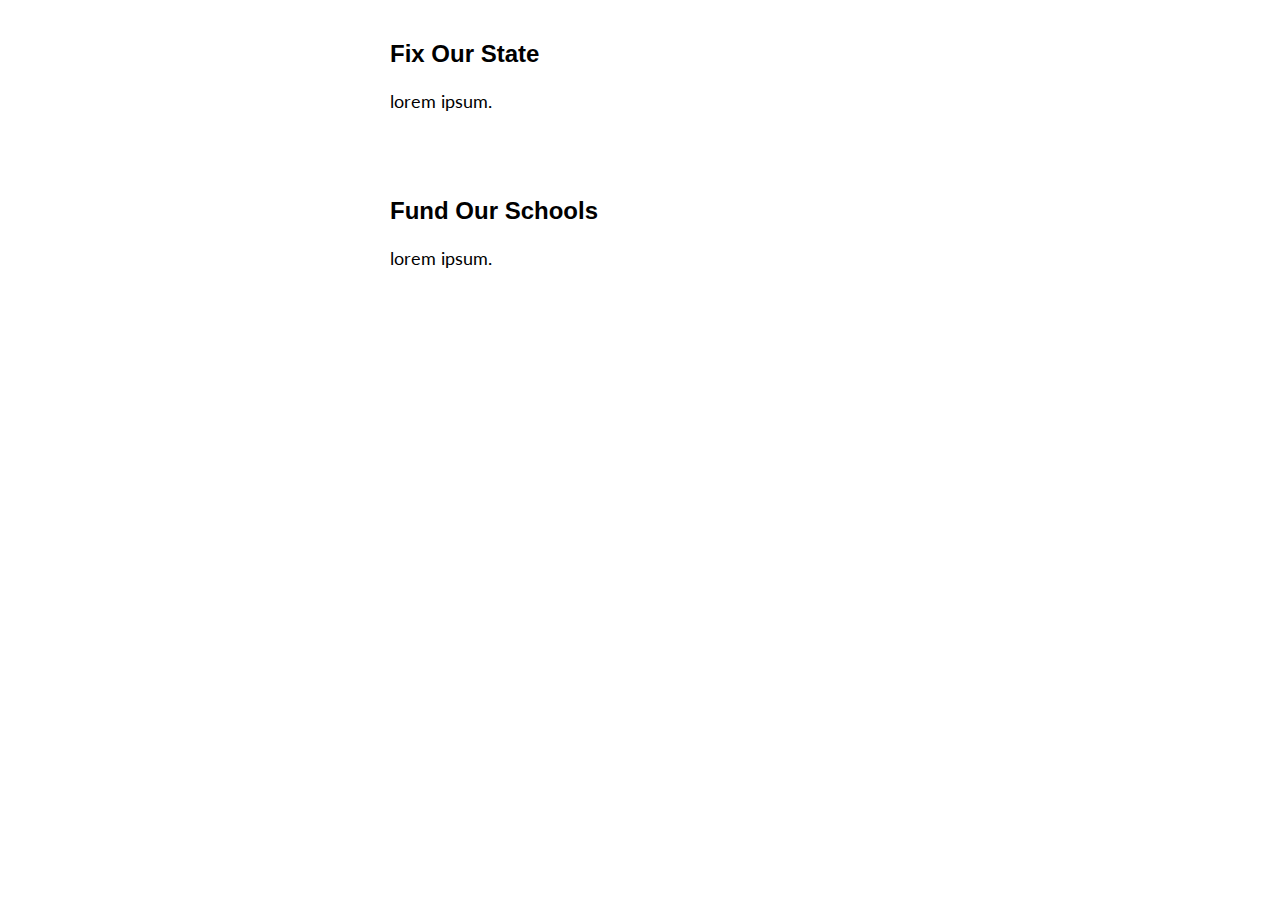
<file: platform.html>
<html>
  <head>
    <meta name="viewport" content="width=device-width; initial-scale=1; maximum-scale=1">
    <link href="https://fonts.googleapis.com/css?family=Lato:400,700" rel="stylesheet">
    <link href="style.css" rel="stylesheet">
  </head>
  <body>
    <div id="main-column">
      <section id="who-is-jesse">
        <h2>Fix Our State</h2>
        <p>lorem ipsum.</p>
      </section>
      <section id="why-is-he-running">
        <h2>Fund Our Schools</h2>
        <p>lorem ipsum.</p>
      </section>
    </div>
  </body>
</html>
</file>
<file: style/base.css>
html, body {
  margin: 0;
  padding: 0;
  overflow-x: hidden;
}

body {
  display: flex;
}
</file>
<file: style/color.css>
.c-paleblue {
  background-color: rgb(205, 234, 247);
}

.c-palepink {
  background-color: rgb(245, 200, 181);
}

.c-white {
  background-color: white;
}

.c-darkblue {
  background-color: rgb(36, 18, 122);
}
</file>
<file: style/type.css>
h1, h2, h3 {
  font-family: 'Montserrat', sans-serif;
  text-align: center;
}

#sidebar div a {
  font-family: 'Montserrat';
}

h1 {
  font-size: 40px;
  margin-bottom: 16px;
}

h3 {
  font-size: 1.75em;
}

p {
  line-height: 1.8em;
  font-size: 1.5em;
}

.subhead {
  line-height: 1.7em;
  font-size: 1.6em;
}

.section {
  font-family: 'Radley', sans-serif;
}

.smallprint {
  font-size: 1.1em;
}

.donate-smallprint {
  margin-top: 12px;
}

.issue_details p {
  line-height: 1.6em;
  font-size: 1.3em;
}

.issue_details strong {
  line-height: 1.6em;
  font-size: 1.3em;
  font-style: italic;
}

#platform {
  font-family: 'Montserrat';
  line-height: 1.8em;
  font-size: 1.6em;
  font-weight: bold;
}

a {
  color: rgb(36, 18, 122);
  text-decoration: underline;
}

a:hover {
  font-weight: bold;
}
</file>
<file: style/section.css>
.section.outer {
  padding: 80px 0;
  width: 100%;
}

.section.inner.full_width {
  max-width: 550px;
  margin:auto;
}

.section.inner.with_subsections {
  display: flex;
  flex-direction: row;
}

h1 {
  border-bottom: 6px solid rgb(205, 234, 247);
}

.section.outer h2 {
  border-bottom: 6px solid rgb(205, 234, 247);
}

.section.outer.c-palepink h2 {
  border-bottom: 8px solid white;
}

.subsection {
  flex-grow: 1;
  flex-basis: 50%;
  padding: 0 80px;
}
</file>
<file: style/img.css>
img {
  max-width: 450px;
}

img.portrait {
  border: 1px solid white;
  border-radius: 240px;
  width: 240px;
  height: 240px;
  text-align: center;
}

.portrait-wrapper {
  width: 240px;
  padding-bottom: 70px;
  margin: auto;
}
</file>
<file: style/style.css>
#title {
  margin-bottom: 40px;
}

#main-column {
  width: 100%;
}

h2#pink-underlined {
  padding: 12px;
  border-bottom: 8px solid rgb(245, 200, 181);
}

#logo {
  margin: 10px auto;
  text-align: center;
  height: 75px;
  display: inline-block;
  text-align: center;
}

#header-logo-wrapper {
  text-align: center;
  margin-bottom: 60px;
}

@media (max-width: 500px) {
  #header-logo-wrapper {
    display: none;
  }
}

.platform {
  text-align: center;
  display: flex;
  align-items: center;
  justify-content: center;
}

.platform div {
  margin: 0 30px;
}

.footer {
  text-align: center;
}

#street-photo {
  background-image: url('../images/jesse-street.jpg');
  margin: -80px 0;
}
</file>
<file: css/output.css>
html, body {
  margin: 0;
  padding: 0;
  overflow-x: hidden; }

.button-wrapper {
  text-align: center;
  margin: 45px;
  padding: 25px;
  cursor: pointer;
  border-radius: 12px;
  border: 3px solid black; }

.button-wrapper a {
  font-family: "Montserrat", sans-serif;
  font-size: 1.6em; }

.c-paleblue {
  background-color: #cdeaf7; }

.c-palepink {
  background-color: #f5c8b5; }

.c-white {
  background-color: white; }

.c-darkblue {
  background-color: #24127a; }

#issues-nav {
  border-bottom: 1px solid #f5c8b5;
  padding-bottom: 25px;
  background-color: white;
  z-index: 50; }

#issues-nav .section {
  max-width: 100%;
  text-align: center; }

@media (min-width: 1100px) {
  #issues-nav {
    position: fixed; }

  #platform {
    position: relative;
    top: 180px; } }
@media (max-width: 1100px) {
  #platform {
    padding-top: 25px; } }
#issues-title {
  font-size: 1.9em;
  font-weight: bold;
  padding: 10px;
  margin: 5px 0;
  color: black;
  display: inline-block; }

a.issues-navlink {
  font-size: 1.35em;
  background-color: #f5c8b5;
  padding: 10px;
  margin: 5px;
  color: black;
  display: inline-block;
  transition: background-color 0.25s ease; }

a.issues-navlink:hover {
  font-style: italic;
  font-weight: normal;
  background-color: #cdeaf7; }

div.issue_details {
  display: none; }

div.issue_details.toggled_open {
  display: inherit; }

@media (min-width: 1100px) {
  div.issue_details div.issue_details {
    margin: 0 70px; }

  .subheader.toggle-issue {
    margin: 0 70px; } }
.toggle-issue:first-of-type {
  border-top: none; }

h3.toggle-issue {
  margin: 25px 0;
  border-bottom: 5px solid #f5c8b5; }

.subheader.toggle-issue {
  border-bottom: 3px solid #cdeaf7; }

.subheader {
  font-style: italic;
  font-size: 1.4em;
  text-align: center; }

h3.toggle-issue::after {
  content: '';
  display: inline-block;
  width: -5px;
  height: 0;
  border-style: solid;
  border-width: 0 8px 12px 8px;
  border-color: transparent transparent #f5c8b5 transparent;
  margin-left: 4px; }

.subheader.toggle-issue::after {
  content: '';
  display: inline-block;
  width: -5px;
  height: 0;
  border-style: solid;
  border-width: 0 8px 12px 8px;
  border-color: transparent transparent #cdeaf7 transparent;
  margin-left: 4px; }

.toggle-issue.issue_closed::after {
  -moz-transform: scaleY(1);
  -o-transform: scaleY(1);
  -webkit-transform: scaleY(1);
  transform: scaleY(1);
  transition: transform .5s ease; }

.toggle-issue.issue_open::after {
  -moz-transform: scaleY(-1);
  -o-transform: scaleY(-1);
  -webkit-transform: scaleY(-1);
  transform: scaleY(-1);
  transition: transform .5s ease; }

.subheader.toggle-issue {
  margin-bottom: 15px; }

.toggle-issue {
  padding: 42px 0 24px 0;
  cursor: pointer; }

#navbar {
  z-index: 100;
  position: fixed;
  top: 0;
  width: 100%;
  background-color: #cdeaf7; }

.navbar-item {
  color: black;
  text-decoration: none;
  font-family: "Montserrat", sans-serif;
  font-size: 1.1em; }

#slogan-txt {
  font-weight: 300;
  flex: 0;
  text-align: left;
  font-size: 14px; }

@media (max-width: 350px) {
  #slogan-txt, #slogan-img {
    padding: 15px; }

  #slogan-txt {
    float: none;
    text-align: center; }

  #slogan-img {
    float: left; } }
@media (min-width: 350px) and (max-width: 500px) {
  #slogan-img {
    padding: 15px 15px 5px 15px; }

  #slogan-txt {
    padding: 5px 15px 15px 15px; } }
@media (min-width: 1100px) {
  .responsive-slogan-break {
    display: none; } }
@media (max-width: 500px) {
  .responsive-slogan-break {
    display: none; } }
#navbar .navbar-hamburger {
  cursor: pointer; }

#navbar .navbar-hamburger span {
  height: 2px;
  width: 30px;
  background-color: black;
  margin: 6px;
  display: block; }

@media screen and (min-width: 1100px) {
  #navbar {
    display: flex;
    flex-wrap: wrap;
    -webkit-flex-wrap: wrap;
    /* Safari 6.1+ */ }

  .link-item {
    float: left;
    display: block;
    padding: 30px;
    text-align: center;
    flex: 1 1 auto;
    -webkit-flex: 1 1 auto; }

  #slogan-img {
    padding: 15px 15px 15px 20px; }

  #slogan-txt {
    padding: 15px 20px 15px 15px; }

  #navbar .navbar-hamburger {
    display: none; } }
@media screen and (max-width: 1100px) {
  #navbar.mobile-closed .link-item {
    display: none; }

  .slogan-item {
    float: left;
    display: block;
    padding: 20px 0 20px 20px;
    font-size: 1em;
    flex: 1 1 auto;
    -webkit-flex: 1 1 auto; }

  #navbar .navbar-hamburger {
    position: absolute;
    top: 15px;
    right: 15px; }

  #navbar.mobile-open .link-item {
    clear: both;
    padding: 20px 0 0 0;
    text-align: center;
    position: relative;
    bottom: 20px; } }
@media (min-width: 1300px) {
  .section.inner.with_subsections {
    display: flex;
    flex-direction: row; } }
.section.inner.full_width {
  padding: 0 30px;
  margin: auto; }

.section.inner.full_width.wide {
  padding: 0 30px;
  max-width: 90%;
  margin: auto; }

.section.outer {
  padding: 100px 0;
  width: 100%; }

@media (min-width: 1850px) {
  div#lower-sections {
    margin-top: 775px; } }
@media (max-width: 500px) {
  .section.outer#landing-section {
    padding: 200px 0 0 0; } }
@media (min-width: 500px) and (max-width: 500px) {
  .section.outer#landing-section {
    padding: 45px 0 80px 0; } }
@media (min-width: 1100px) {
  .section.outer#landing-section {
    z-index: -10;
    position: fixed;
    top: 61px; }

  div#lower-sections {
    margin-top: 775px; }

  #scroll-to-learn-more {
    display: inherit;
    font-style: italic;
    margin: 60px 0;
    padding: 4px 8px;
    text-align: center;
    font-size: 1.3em; }

  .subsection {
    flex-grow: 1;
    flex-basis: 50%;
    padding: 0 80px; }

  .subsection.extra-padding {
    padding: 40px 80px; } }
@media (max-width: 1100px) {
  #scroll-to-learn-more {
    display: none; }

  .subsection {
    padding: 0 30px; }

  .subsection.extra-padding {
    padding: 40px 30px; } }
.section.outer.c-white h2 {
  border-bottom: 6px solid #cdeaf7; }

.section.outer.c-palepink h2 {
  border-bottom: 8px solid white; }

.subsection.no-padding, .section.no-padding {
  padding: 0; }

.sub-sub-section {
  margin-bottom: 80px; }

#title {
  margin-bottom: 40px; }

.platform {
  text-align: center;
  display: flex;
  align-items: center;
  justify-content: center; }

.platform div {
  margin: 0 30px; }

@media (min-width: 1100px) {
  #title {
    margin-top: 80px; } }
h1, h2, h3 {
  font-family: "Montserrat", sans-serif;
  text-align: center; }

h1 {
  font-size: 40px;
  margin-bottom: 16px;
  border-bottom: 6px solid #cdeaf7; }

h2 {
  font-size: 1.85em; }

h2#pink-underlined {
  padding: 12px;
  border-bottom: 8px solid #f5c8b5; }

h3 {
  font-size: 1.5em;
  font-weight: bold; }

p {
  line-height: 1.8em;
  font-size: 1.5em; }

li {
  line-height: 1.8em;
  font-size: 1.35em; }

.subhead {
  line-height: 1.65em;
  font-size: 1.55em; }

.section {
  font-family: "Montserrat", sans-serif; }

.smallprint {
  font-size: 1.1em; }

.donate-smallprint {
  margin-top: 12px; }

.issue_details p {
  line-height: 1.6em;
  font-size: 1.3em; }

.issue_details strong {
  line-height: 1.6em;
  font-size: 1.3em;
  font-style: italic; }

a {
  color: #24127a;
  text-decoration: underline;
  cursor: pointer; }

a:hover {
  font-weight: bold; }

img {
  max-width: 100%;
  height: auto; }

@media (max-width: 1100px) {
  img#jesse-with-students {
    margin: auto;
    display: block;
    transform: scaleX(-1); }

  img#jesse-street-photo {
    margin: auto;
    display: block; }

  #jesse-with-students-background {
    background-image: none; }

  #street-photo {
    background-image: none; } }
@media (min-width: 1100px) {
  #jesse-with-students-background {
    background-image: url("../images/Teaching2.jpg");
    background-repeat: no-repeat;
    background-position: left;
    margin: 0;
    -moz-transform: scaleX(-1);
    -o-transform: scaleX(-1);
    -webkit-transform: scaleX(-1);
    transform: scaleX(-1); }

  #street-photo {
    background-image: url("../images/jesse-street.jpg");
    margin: -80px 0;
    background-size: cover;
    background-repeat: no-repeat; }

  img.mobile-only {
    display: none; } }
.logo-img {
  height: 100px;
  background-repeat: no-repeat;
  background-position: center; }

#who-is-jesse .logo-img {
  margin: 20px 0 60px 0; }

@media screen and (min-width: 1100px) {
  .logo-img {
    background-image: url("../images/Garfinkel2018_logo.png"); } }
@media screen and (max-width: 1100px) {
  .logo-img {
    background-image: url("../images/il-blue-small.svg"); } }
.footer {
  text-align: center; }

.footer img {
  height: 60px;
  width: 60px;
  margin: 0 0 30px 0; }

/*# sourceMappingURL=output.css.map */
</file>
<file: style.css>
* {}

html, body {
  margin: 0;
  padding: 0;
}

#main-column {
  max-width: 500px;
  margin: 20px auto;
  padding: 20px;
}

@media (min-width: 1000px) {
  #main-column.with-sidebar {
    position: relative;
    left: 120px;
  }
}

img {
  max-width: 450px;
}

img#portrait {
  border: 4px solid black;
}

h1, h2 {
  font-family: 'Montserrat', sans-serif;
}

h1 {
  font-size: 40px;
  margin-bottom: 40px;
}

h2 {
  margin: 0;
}

section {
  margin-bottom: 80px;
  font-family: 'Lato', sans-serif;
}

p {
  line-height: 1.8em;
  font-size: 1.1em;
}

.c-paleblue {
  background-color: rgb(205, 234, 247);
}

.c-palepink {
  background-color: rgb(245, 200, 181);
}

.donate-btn {
  width: 180px;
  text-align: center;
  padding: 20px;
}

.donate-a {
  text-decoration: none;
  color: white;
  line-height: 1.8em;
  font-size: 1.1em;
}

.venmo {
  background-color: #3d95ce;
}

.act-blue {
  background-color: #009cde;
}

img {
  max-width: 450px;
}

@media (min-width: 1000px) {
  #sidebar {
    position: fixed;
    top: 0;
    height: 1000px;
    padding-top: 20px;
    border-right: 4px solid black;
    width: 220px;
    background-color: #efefef;
  }

  #sidebar div {
    margin: 40px 30px 40px 20px;
  }

  #sidebar div a {
    color: black;
    text-decoration: none;
    font-style: italic;
    cursor: pointer;
    font-family: 'Montserrat';
  }

  #sidebar div a:hover {
    font-weight: bold;
  }
}

@media (max-width: 1000px) {
  #sidebar {
    display: none;
  }
}

#logo {
  margin: 20px auto;
  text-align: center;
  height: 75px;
  display: inline-block;
  text-align: center;
}

#header-logo-wrapper {
  text-align: center;
  position: relative;
  right: 10px;
}
</file>
